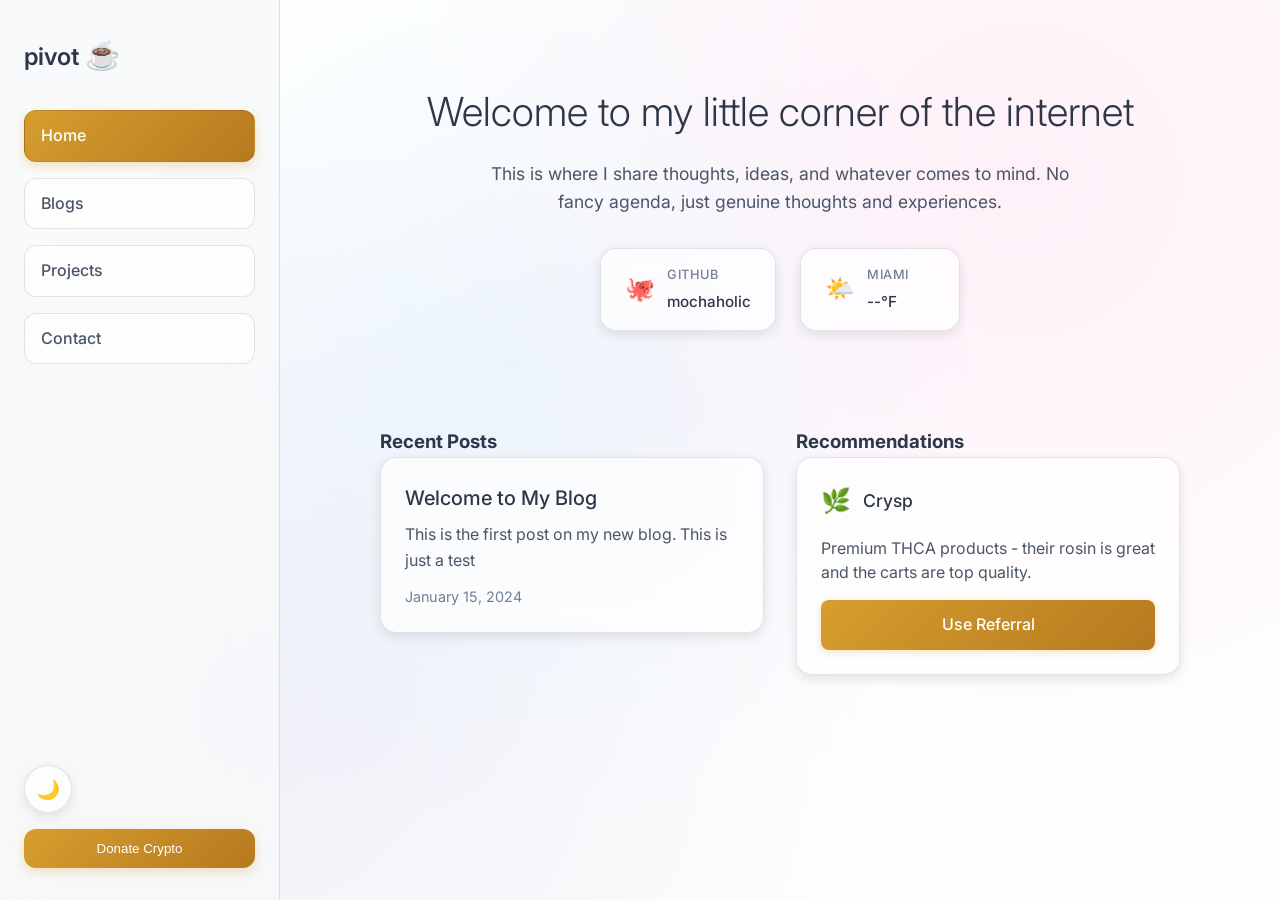
<file: index.html>
<!DOCTYPE html>
<html lang="en">
<head>
    <meta charset="UTF-8">
    <meta name="viewport" content="width=device-width, initial-scale=1.0">
    <title>pivot ☕</title>
    <link rel="stylesheet" href="styles/main.css">
    <link rel="preconnect" href="https://fonts.googleapis.com">
    <link rel="preconnect" href="https://fonts.gstatic.com" crossorigin>
    <link href="https://fonts.googleapis.com/css2?family=Inter:wght@300;400;500;600&display=swap" rel="stylesheet">
</head>
<body>
    <div class="container">
        <!-- Sidebar -->
        <aside class="sidebar">
            <div class="sidebar-content">
                <div class="logo">
                    <h1>pivot <span class="coffee">☕</span></h1>
                </div>
                
                <nav class="nav">
                    <a href="index.html" class="nav-link active" data-page="home">Home</a>
                    <a href="blogs.html" class="nav-link" data-page="blogs">Blogs</a>
                    <a href="projects.html" class="nav-link" data-page="projects">Projects</a>
                    <a href="contact.html" class="nav-link" data-page="contact">Contact</a>
                </nav>

                <div class="theme-toggle">
                    <button id="theme-toggle" class="theme-btn" aria-label="Toggle theme">
                        <span class="theme-icon">🌙</span>
                    </button>
                </div>

                <div class="crypto-donate">
                    <button class="donate-btn" id="donate-btn">Donate Crypto</button>
                </div>
            </div>
        </aside>

        <!-- Main Content -->
        <main class="main-content">
            <div class="content-wrapper">
                <!-- Home Page -->
                <section id="home-page" class="page active">
                    <div class="hero">
                        <h2>Welcome to my little corner of the internet</h2>
                        <p>This is where I share thoughts, ideas, and whatever comes to mind. No fancy agenda, just genuine thoughts and experiences.</p>
                        
                        <div class="hero-widgets">
                            <div class="widget github-widget">
                                <a href="https://github.com/mochaholic" target="_blank" rel="noopener">
                                    <div class="widget-icon">🐙</div>
                                    <div class="widget-content">
                                        <span class="widget-label">GitHub</span>
                                        <span class="widget-value">mochaholic</span>
                                    </div>
                                </a>
                            </div>
                            
                            <div class="widget weather-widget" id="weather-widget">
                                <div class="widget-icon">🌤️</div>
                                <div class="widget-content">
                                    <span class="widget-label">Miami</span>
                                    <span class="widget-value" id="weather-temp">--°F</span>
                                </div>
                            </div>
                            
                        </div>
                    </div>
                    
                    <div class="home-sections">
                        <div class="recent-posts">
                            <h3>Recent Posts</h3>
                            <div id="recent-posts-list" class="posts-list">
                                <!-- Posts will be loaded here -->
                            </div>
                        </div>
                        
                        <div class="referrals-section">
                            <h3>Recommendations</h3>
                            <div id="referral-widget" class="referral-widget">
                                <!-- Referral content will be loaded here -->
                            </div>
                        </div>
                    </div>
                </section>

                <!-- Blogs Page -->
                <section id="blogs-page" class="page">
                    <div class="page-header">
                        <h2>All Posts</h2>
                        <p>Everything I've written, in chronological order</p>
                    </div>
                    <div id="all-posts-list" class="posts-list">
                        <!-- All posts will be loaded here -->
                    </div>
                </section>

                <!-- Contact Page -->
                <section id="contact-page" class="page">
                    <div class="page-header">
                        <h2>Get in Touch</h2>
                        <p>Feel free to reach out if you want to chat</p>
                    </div>
                    
                    <div class="contact-content">
                        <div class="contact-info">
                            <p>I'm always open to interesting conversations and new connections.</p>
                            <p>Drop me a message if you'd like to discuss anything or just say hello!</p>
                        </div>
                        
                        <div class="contact-methods">
                            <div class="contact-method">
                                <h4>Email</h4>
                                <p>your-email@example.com</p>
                            </div>
                        </div>
                    </div>
                </section>

                <!-- Blog Post Page -->
                <section id="post-page" class="page">
                    <div class="post-header">
                        <a href="blogs.html" class="back-link">← Back to posts</a>
                        <h1 id="post-title"></h1>
                        <div class="post-meta">
                            <span id="post-date"></span>
                        </div>
                    </div>
                    <article id="post-content" class="post-content">
                        <!-- Post content will be loaded here -->
                    </article>
                    
                    <div class="post-referral">
                        <h3>Recommendation</h3>
                        <div id="post-referral-widget" class="referral-widget">
                            <!-- Post-specific referral will be loaded here -->
                        </div>
                    </div>
                </section>
            </div>
        </main>
    </div>

    <!-- Crypto Donation Modal -->
    <div id="crypto-modal" class="modal">
        <div class="modal-content">
            <div class="modal-header">
                <h3>Support with Crypto</h3>
                <button class="close-btn" id="close-modal">&times;</button>
            </div>
            <div class="modal-body">
                <p>If you enjoy my content and want to support me, here are my crypto addresses:</p>
                
                <div class="crypto-options">
                    <div class="crypto-option">
                        <h4>Monero</h4>
                        <div class="crypto-address">
                            <code id="xmr">841ie9n4JR5ZfaomktCzQ4Uo8PM9GhRguXHCr68BiDUYMAAeEynbi9T8mbEUB7CsiuHq4RZksLAEZ5WLW5PASyoQEYhsKaD</code>
                            <button class="copy-btn" data-address="xmr">Copy</button>
                        </div>
                    </div>
                    
                    <div class="crypto-option">
                        <h4>Bitcoin</h4>
                        <div class="crypto-address">
                            <code id="btc">33ZMRd6WNgqNoaHX8igLWdAUJjJnMfhAck</code>
                            <button class="copy-btn" data-address="btc">Copy</button>
                        </div>
                    </div>

                    <div class="crypto-option">
                        <h4>Solana</h4>
                        <div class="crypto-address">
                            <code id="sol">1c6N6hfJfkr2o72PmR5h536EVBBygGHQYTR1MVggAz6</code>
                            <button class="copy-btn" data-address="sol">Copy</button>
                        </div>
                    </div>

                    <div class="crypto-option">
                        <h4>USDT (ERC-20)</h4>
                        <div class="crypto-address">
                            <code id="usdt">0xe105aeed706ea706469f0e35769c5c827fdb0400</code>
                            <button class="copy-btn" data-address="usdt">Copy</button>
                        </div>
                    </div>
                    
                    <div class="crypto-option">
                        <h4>Zcash</h4>
                        <div class="crypto-address">
                            <code id="zcash">t1PTDxxb37iZBvQv5ErvXw4aE9ex5Z91UYH</code>
                            <button class="copy-btn" data-address="zcash">Copy</button>
                        </div>
                    </div>

                    <div class="crypto-option">
                        <h4>TON</h4>
                        <div class="crypto-address">
                            <code id="ton">UQDldSrU2lQy7rOHUdaaeTqEeAGDdAhQvj1P0YNESA_Jqjst</code>
                            <button class="copy-btn" data-address="ton">Copy</button>
                        </div>
                    </div>
                </div>
            </div>
        </div>
    </div>

    <script src="scripts/main.js"></script>
</body>
</html>
</file>
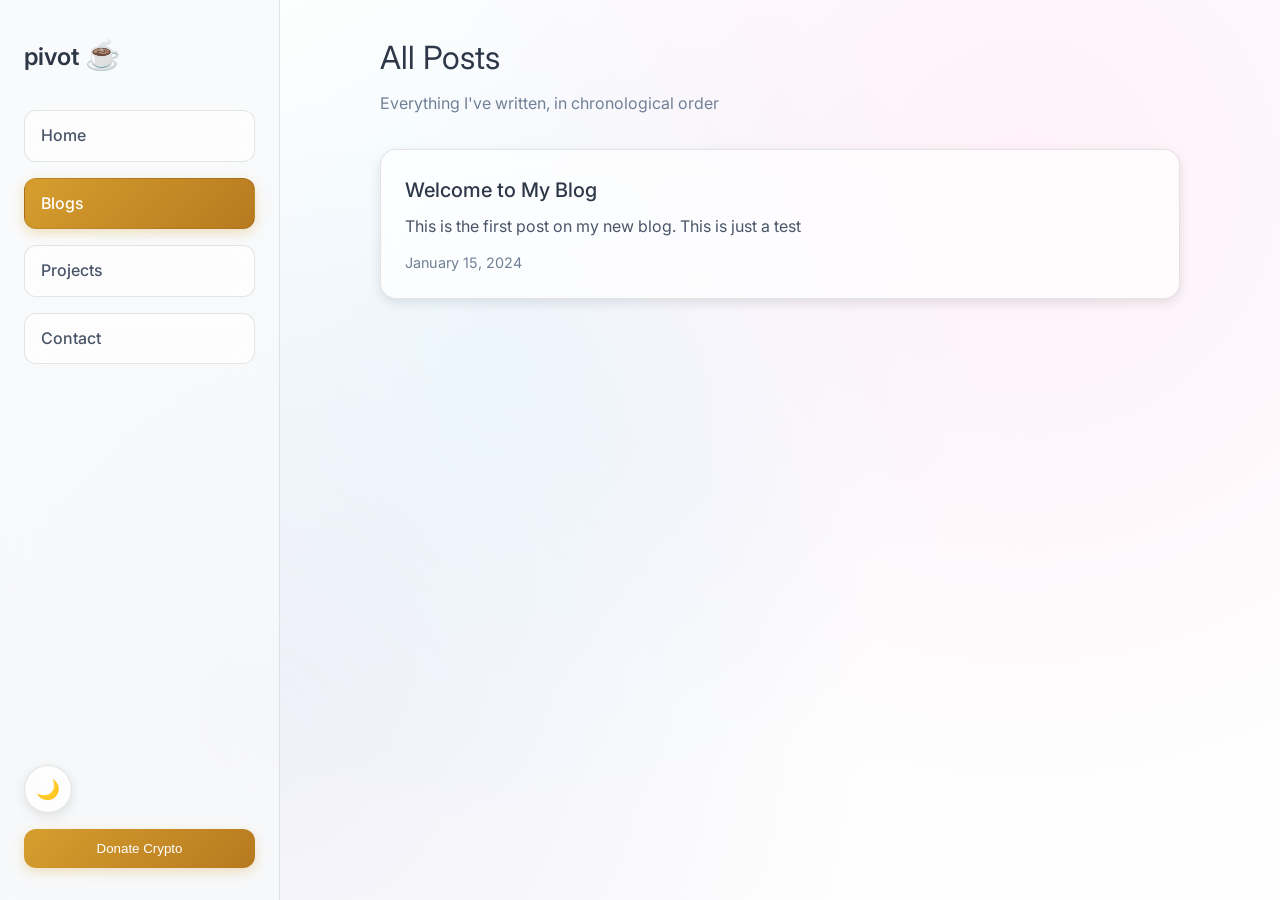
<file: blogs.html>
<!DOCTYPE html>
<html lang="en">
<head>
    <meta charset="UTF-8">
    <meta name="viewport" content="width=device-width, initial-scale=1.0">
    <title>Blogs - pivot ☕</title>
    <link rel="stylesheet" href="styles/main.css">
    <link rel="preconnect" href="https://fonts.googleapis.com">
    <link rel="preconnect" href="https://fonts.gstatic.com" crossorigin>
    <link href="https://fonts.googleapis.com/css2?family=Inter:wght@300;400;500;600&display=swap" rel="stylesheet">
</head>
<body>
    <div class="container">
        <!-- Sidebar -->
        <aside class="sidebar">
            <div class="sidebar-content">
                <div class="logo">
                    <h1>pivot <span class="coffee">☕</span></h1>
                </div>
                
                <nav class="nav">
                    <a href="index.html" class="nav-link" data-page="home">Home</a>
                    <a href="blogs.html" class="nav-link active" data-page="blogs">Blogs</a>
                    <a href="projects.html" class="nav-link" data-page="projects">Projects</a>
                    <a href="contact.html" class="nav-link" data-page="contact">Contact</a>
                </nav>

                <div class="theme-toggle">
                    <button id="theme-toggle" class="theme-btn" aria-label="Toggle theme">
                        <span class="theme-icon">🌙</span>
                    </button>
                </div>

                <div class="crypto-donate">
                    <button class="donate-btn" id="donate-btn">Donate Crypto</button>
                </div>
            </div>
        </aside>

        <!-- Main Content -->
        <main class="main-content">
            <div class="content-wrapper">
                <!-- Blogs Page -->
                <section id="blogs-page" class="page active">
                    <div class="page-header">
                        <h2>All Posts</h2>
                        <p>Everything I've written, in chronological order</p>
                    </div>
                    <div id="all-posts-list" class="posts-list">
                        <!-- All posts will be loaded here -->
                    </div>
                </section>
            </div>
        </main>
    </div>

    <!-- Crypto Donation Modal -->
    <div id="crypto-modal" class="modal">
        <div class="modal-content">
            <div class="modal-header">
                <h3>Support with Crypto</h3>
                <button class="close-btn" id="close-modal">&times;</button>
            </div>
            <div class="modal-body">
                <p>If you enjoy my content and want to support me, here are my crypto addresses:</p>
                
                <div class="crypto-options">
                    <div class="crypto-option">
                        <h4>Monero</h4>
                        <div class="crypto-address">
                            <code id="xmr">841ie9n4JR5ZfaomktCzQ4Uo8PM9GhRguXHCr68BiDUYMAAeEynbi9T8mbEUB7CsiuHq4RZksLAEZ5WLW5PASyoQEYhsKaD</code>
                            <button class="copy-btn" data-address="xmr">Copy</button>
                        </div>
                    </div>
                    
                    <div class="crypto-option">
                        <h4>Bitcoin</h4>
                        <div class="crypto-address">
                            <code id="btc">33ZMRd6WNgqNoaHX8igLWdAUJjJnMfhAck</code>
                            <button class="copy-btn" data-address="btc">Copy</button>
                        </div>
                    </div>

                    <div class="crypto-option">
                        <h4>Solana</h4>
                        <div class="crypto-address">
                            <code id="sol">1c6N6hfJfkr2o72PmR5h536EVBBygGHQYTR1MVggAz6</code>
                            <button class="copy-btn" data-address="sol">Copy</button>
                        </div>
                    </div>

                    <div class="crypto-option">
                        <h4>USDT (ERC-20)</h4>
                        <div class="crypto-address">
                            <code id="usdt">0xe105aeed706ea706469f0e35769c5c827fdb0400</code>
                            <button class="copy-btn" data-address="usdt">Copy</button>
                        </div>
                    </div>
                    
                    <div class="crypto-option">
                        <h4>Zcash</h4>
                        <div class="crypto-address">
                            <code id="zcash">t1PTDxxb37iZBvQv5ErvXw4aE9ex5Z91UYH</code>
                            <button class="copy-btn" data-address="zcash">Copy</button>
                        </div>
                    </div>

                    <div class="crypto-option">
                        <h4>TON</h4>
                        <div class="crypto-address">
                            <code id="ton">UQDldSrU2lQy7rOHUdaaeTqEeAGDdAhQvj1P0YNESA_Jqjst</code>
                            <button class="copy-btn" data-address="ton">Copy</button>
                        </div>
                    </div>
                </div>
            </div>
        </div>
    </div>

    <script src="scripts/main.js"></script>
</body>
</html>
</file>
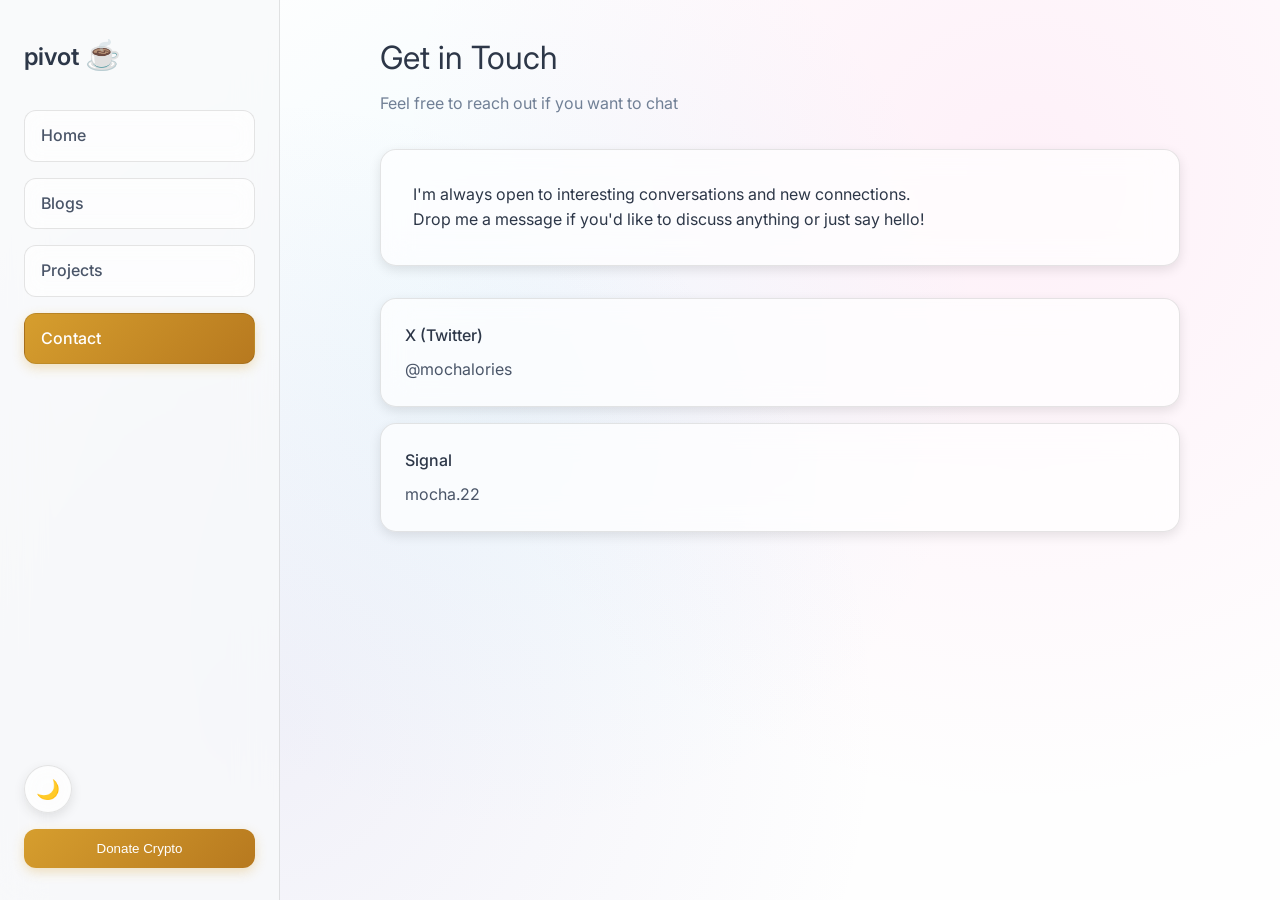
<file: contact.html>
<!DOCTYPE html>
<html lang="en">
<head>
    <meta charset="UTF-8">
    <meta name="viewport" content="width=device-width, initial-scale=1.0">
    <title>Contact - pivot ☕</title>
    <link rel="stylesheet" href="styles/main.css">
    <link rel="preconnect" href="https://fonts.googleapis.com">
    <link rel="preconnect" href="https://fonts.gstatic.com" crossorigin>
    <link href="https://fonts.googleapis.com/css2?family=Inter:wght@300;400;500;600&display=swap" rel="stylesheet">
</head>
<body>
    <div class="container">
        <!-- Sidebar -->
        <aside class="sidebar">
            <div class="sidebar-content">
                <div class="logo">
                    <h1>pivot <span class="coffee">☕</span></h1>
                </div>
                
                <nav class="nav">
                    <a href="index.html" class="nav-link" data-page="home">Home</a>
                    <a href="blogs.html" class="nav-link" data-page="blogs">Blogs</a>
                    <a href="projects.html" class="nav-link" data-page="projects">Projects</a>
                    <a href="contact.html" class="nav-link active" data-page="contact">Contact</a>
                </nav>

                <div class="theme-toggle">
                    <button id="theme-toggle" class="theme-btn" aria-label="Toggle theme">
                        <span class="theme-icon">🌙</span>
                    </button>
                </div>

                <div class="crypto-donate">
                    <button class="donate-btn" id="donate-btn">Donate Crypto</button>
                </div>
            </div>
        </aside>

        <!-- Main Content -->
        <main class="main-content">
            <div class="content-wrapper">
                <!-- Contact Page -->
                <section id="contact-page" class="page active">
                    <div class="page-header">
                        <h2>Get in Touch</h2>
                        <p>Feel free to reach out if you want to chat</p>
                    </div>
                    
                    <div class="contact-content">
                        <div class="contact-info">
                            <p>I'm always open to interesting conversations and new connections.</p>
                            <p>Drop me a message if you'd like to discuss anything or just say hello!</p>
                        </div>
                        
                        <div class="contact-methods">
                            <div class="contact-method">
                                <h4>X (Twitter)</h4>
                                <p>@mochalories</p>
                            </div>
                            
                            <div class="contact-method">
                                <h4>Signal</h4>
                                <p>mocha.22</p>
                            </div>
                        </div>
                    </div>
                </section>
            </div>
        </main>
    </div>

    <!-- Crypto Donation Modal -->
    <div id="crypto-modal" class="modal">
        <div class="modal-content">
            <div class="modal-header">
                <h3>Support with Crypto</h3>
                <button class="close-btn" id="close-modal">&times;</button>
            </div>
            <div class="modal-body">
                <p>If you enjoy my content and want to support me, here are my crypto addresses:</p>
                
                <div class="crypto-options">
                    <div class="crypto-option">
                        <h4>Monero</h4>
                        <div class="crypto-address">
                            <code id="xmr">841ie9n4JR5ZfaomktCzQ4Uo8PM9GhRguXHCr68BiDUYMAAeEynbi9T8mbEUB7CsiuHq4RZksLAEZ5WLW5PASyoQEYhsKaD</code>
                            <button class="copy-btn" data-address="xmr">Copy</button>
                        </div>
                    </div>
                    
                    <div class="crypto-option">
                        <h4>Bitcoin</h4>
                        <div class="crypto-address">
                            <code id="btc">33ZMRd6WNgqNoaHX8igLWdAUJjJnMfhAck</code>
                            <button class="copy-btn" data-address="btc">Copy</button>
                        </div>
                    </div>

                    <div class="crypto-option">
                        <h4>Solana</h4>
                        <div class="crypto-address">
                            <code id="sol">1c6N6hfJfkr2o72PmR5h536EVBBygGHQYTR1MVggAz6</code>
                            <button class="copy-btn" data-address="sol">Copy</button>
                        </div>
                    </div>

                    <div class="crypto-option">
                        <h4>USDT (ERC-20)</h4>
                        <div class="crypto-address">
                            <code id="usdt">0xe105aeed706ea706469f0e35769c5c827fdb0400</code>
                            <button class="copy-btn" data-address="usdt">Copy</button>
                        </div>
                    </div>
                    
                    <div class="crypto-option">
                        <h4>Zcash</h4>
                        <div class="crypto-address">
                            <code id="zcash">t1PTDxxb37iZBvQv5ErvXw4aE9ex5Z91UYH</code>
                            <button class="copy-btn" data-address="zcash">Copy</button>
                        </div>
                    </div>

                    <div class="crypto-option">
                        <h4>TON</h4>
                        <div class="crypto-address">
                            <code id="ton">UQDldSrU2lQy7rOHUdaaeTqEeAGDdAhQvj1P0YNESA_Jqjst</code>
                            <button class="copy-btn" data-address="ton">Copy</button>
                        </div>
                    </div>
                    
                </div>
            </div>
        </div>
    </div>

    <script src="scripts/main.js"></script>
</body>
</html>
</file>
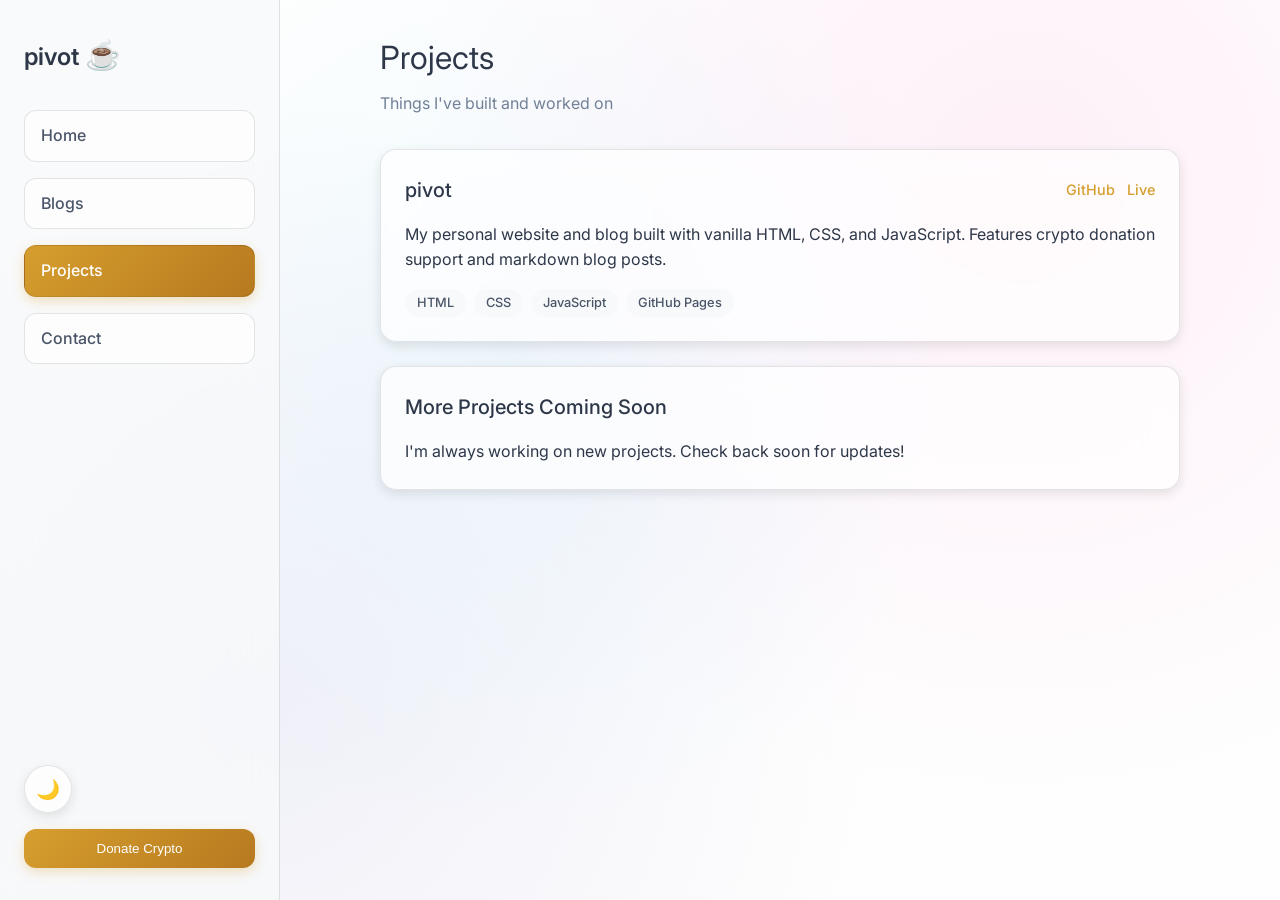
<file: projects.html>
<!DOCTYPE html>
<html lang="en">
<head>
    <meta charset="UTF-8">
    <meta name="viewport" content="width=device-width, initial-scale=1.0">
    <title>Projects - pivot ☕</title>
    <link rel="stylesheet" href="styles/main.css">
    <link rel="preconnect" href="https://fonts.googleapis.com">
    <link rel="preconnect" href="https://fonts.gstatic.com" crossorigin>
    <link href="https://fonts.googleapis.com/css2?family=Inter:wght@300;400;500;600&display=swap" rel="stylesheet">
</head>
<body>
    <div class="container">
        <!-- Sidebar -->
        <aside class="sidebar">
            <div class="sidebar-content">
                <div class="logo">
                    <h1>pivot <span class="coffee">☕</span></h1>
                </div>
                
                <nav class="nav">
                    <a href="index.html" class="nav-link" data-page="home">Home</a>
                    <a href="blogs.html" class="nav-link" data-page="blogs">Blogs</a>
                    <a href="projects.html" class="nav-link active" data-page="projects">Projects</a>
                    <a href="contact.html" class="nav-link" data-page="contact">Contact</a>
                </nav>

                <div class="theme-toggle">
                    <button id="theme-toggle" class="theme-btn" aria-label="Toggle theme">
                        <span class="theme-icon">🌙</span>
                    </button>
                </div>

                <div class="crypto-donate">
                    <button class="donate-btn" id="donate-btn">Donate Crypto</button>
                </div>
            </div>
        </aside>

        <!-- Main Content -->
        <main class="main-content">
            <div class="content-wrapper">
                <!-- Projects Page -->
                <section id="projects-page" class="page active">
                    <div class="page-header">
                        <h2>Projects</h2>
                        <p>Things I've built and worked on</p>
                    </div>
                    
                    <div class="projects-grid">
                        <div class="project-card">
                            <div class="project-header">
                                <h3>pivot</h3>
                                <div class="project-links">
                                    <a href="https://github.com/mochaholic/mochaholic.github.io" target="_blank" rel="noopener">GitHub</a>
                                    <a href="https://mochaholic.github.io" target="_blank" rel="noopener">Live</a>
                                </div>
                            </div>
                            <p>My personal website and blog built with vanilla HTML, CSS, and JavaScript. Features crypto donation support and markdown blog posts.</p>
                            <div class="project-tech">
                                <span class="tech-tag">HTML</span>
                                <span class="tech-tag">CSS</span>
                                <span class="tech-tag">JavaScript</span>
                                <span class="tech-tag">GitHub Pages</span>
                            </div>
                        </div>
                        
                        <div class="project-card">
                            <div class="project-header">
                                <h3>More Projects Coming Soon</h3>
                            </div>
                            <p>I'm always working on new projects. Check back soon for updates!</p>
                        </div>
                    </div>
                </section>
            </div>
        </main>
    </div>

    <!-- Crypto Donation Modal -->
    <div id="crypto-modal" class="modal">
        <div class="modal-content">
            <div class="modal-header">
                <h3>Support with Crypto</h3>
                <button class="close-btn" id="close-modal">&times;</button>
            </div>
            <div class="modal-body">
                <p>If you enjoy my content and want to support me, here are my crypto addresses:</p>
                
                <div class="crypto-options">
                    <div class="crypto-option">
                        <h4>Monero</h4>
                        <div class="crypto-address">
                            <code id="xmr">841ie9n4JR5ZfaomktCzQ4Uo8PM9GhRguXHCr68BiDUYMAAeEynbi9T8mbEUB7CsiuHq4RZksLAEZ5WLW5PASyoQEYhsKaD</code>
                            <button class="copy-btn" data-address="xmr">Copy</button>
                        </div>
                    </div>
                    
                    <div class="crypto-option">
                        <h4>Bitcoin</h4>
                        <div class="crypto-address">
                            <code id="btc">33ZMRd6WNgqNoaHX8igLWdAUJjJnMfhAck</code>
                            <button class="copy-btn" data-address="btc">Copy</button>
                        </div>
                    </div>

                    <div class="crypto-option">
                        <h4>Solana</h4>
                        <div class="crypto-address">
                            <code id="sol">1c6N6hfJfkr2o72PmR5h536EVBBygGHQYTR1MVggAz6</code>
                            <button class="copy-btn" data-address="sol">Copy</button>
                        </div>
                    </div>

                    <div class="crypto-option">
                        <h4>USDT (ERC-20)</h4>
                        <div class="crypto-address">
                            <code id="usdt">0xe105aeed706ea706469f0e35769c5c827fdb0400</code>
                            <button class="copy-btn" data-address="usdt">Copy</button>
                        </div>
                    </div>
                    
                    <div class="crypto-option">
                        <h4>Zcash</h4>
                        <div class="crypto-address">
                            <code id="zcash">t1PTDxxb37iZBvQv5ErvXw4aE9ex5Z91UYH</code>
                            <button class="copy-btn" data-address="zcash">Copy</button>
                        </div>
                    </div>

                    <div class="crypto-option">
                        <h4>TON</h4>
                        <div class="crypto-address">
                            <code id="ton">UQDldSrU2lQy7rOHUdaaeTqEeAGDdAhQvj1P0YNESA_Jqjst</code>
                            <button class="copy-btn" data-address="ton">Copy</button>
                        </div>
                    </div>
                </div>
            </div>
        </div>
    </div>

    <script src="scripts/main.js"></script>
</body>
</html>
</file>
<file: styles/main.css>
/* CSS Variables for theming */
:root {
  /* Light theme - warm and soft */
  --bg-primary: #fefefe;
  --bg-secondary: #f8f9fa;
  --bg-glass: rgba(255, 255, 255, 0.7);
  --text-primary: #2d3748;
  --text-secondary: #4a5568;
  --text-muted: #718096;
  --accent: #d69e2e;
  --accent-hover: #b7791f;
  --border: rgba(0, 0, 0, 0.1);
  --shadow: rgba(0, 0, 0, 0.1);
  --sidebar-bg: rgba(248, 249, 250, 0.8);
}

[data-theme="dark"] {
  /* Dark theme - warm, not blue */
  --bg-primary: #1a1a1a;
  --bg-secondary: #2a2a2a;
  --bg-glass: rgba(42, 42, 42, 0.6);
  --text-primary: #f5f5f5;
  --text-secondary: #e0e0e0;
  --text-muted: #b0b0b0;
  --accent: #f6ad55;
  --accent-hover: #ed8936;
  --border: rgba(255, 255, 255, 0.08);
  --shadow: rgba(0, 0, 0, 0.4);
  --sidebar-bg: rgba(26, 26, 26, 0.7);
}

[data-theme="dark"] body {
  background-image: 
    radial-gradient(circle at 20% 80%, rgba(246, 173, 85, 0.08) 0%, transparent 50%),
    radial-gradient(circle at 80% 20%, rgba(237, 137, 54, 0.08) 0%, transparent 50%),
    radial-gradient(circle at 40% 40%, rgba(255, 193, 7, 0.05) 0%, transparent 50%);
}

/* Reset and base styles */
* {
  margin: 0;
  padding: 0;
  box-sizing: border-box;
}

body {
  font-family: 'Inter', -apple-system, BlinkMacSystemFont, 'Segoe UI', Roboto, sans-serif;
  background: var(--bg-primary);
  background-image: 
    radial-gradient(circle at 20% 80%, rgba(120, 119, 198, 0.1) 0%, transparent 50%),
    radial-gradient(circle at 80% 20%, rgba(255, 119, 198, 0.1) 0%, transparent 50%),
    radial-gradient(circle at 40% 40%, rgba(120, 219, 255, 0.1) 0%, transparent 50%);
  color: var(--text-primary);
  line-height: 1.6;
  transition: background-color 0.3s ease, color 0.3s ease;
  overflow-x: hidden;
  min-height: 100vh;
  opacity: 1;
  animation: fadeIn 0.2s ease-in;
}

@keyframes fadeIn {
  from { opacity: 0; }
  to { opacity: 1; }
}

/* Container and layout */
.container {
  display: flex;
  min-height: 100vh;
}

/* Sidebar */
.sidebar {
  width: 280px;
  background: var(--sidebar-bg);
  backdrop-filter: blur(20px);
  -webkit-backdrop-filter: blur(20px);
  border-right: 1px solid var(--border);
  position: fixed;
  height: 100vh;
  left: 0;
  top: 0;
  z-index: 100;
  transition: all 0.3s ease;
}

.sidebar-content {
  padding: 2rem 1.5rem;
  height: 100%;
  display: flex;
  flex-direction: column;
}

.logo h1 {
  font-size: 1.5rem;
  font-weight: 600;
  margin-bottom: 2rem;
  color: var(--text-primary);
}

.coffee {
  font-size: 1.2em;
}

/* Navigation */
.nav {
  flex: 1;
  display: flex;
  flex-direction: column;
  gap: 0.5rem;
}

.nav-link {
  display: block;
  padding: 0.75rem 1rem;
  text-decoration: none;
  color: var(--text-secondary);
  border-radius: 12px;
  transition: all 0.2s ease;
  font-weight: 500;
  background: var(--bg-glass);
  backdrop-filter: blur(10px);
  -webkit-backdrop-filter: blur(10px);
  border: 1px solid var(--border);
  margin-bottom: 0.5rem;
}

.nav-link:hover {
  background: var(--bg-secondary);
  color: var(--text-primary);
  transform: translateX(4px);
  box-shadow: 0 4px 12px var(--shadow);
}

.nav-link.active {
  background: linear-gradient(135deg, var(--accent), var(--accent-hover));
  color: white;
  box-shadow: 0 4px 12px rgba(214, 158, 46, 0.3);
}

/* Theme toggle */
.theme-toggle {
  margin: 1rem 0;
}

.theme-btn {
  background: var(--bg-glass);
  border: 1px solid var(--border);
  border-radius: 50%;
  width: 48px;
  height: 48px;
  display: flex;
  align-items: center;
  justify-content: center;
  cursor: pointer;
  transition: all 0.2s ease;
  backdrop-filter: blur(15px);
  -webkit-backdrop-filter: blur(15px);
  box-shadow: 0 4px 12px var(--shadow);
}

.theme-btn:hover {
  transform: scale(1.1);
  box-shadow: 0 4px 12px var(--shadow);
}

.theme-icon {
  font-size: 1.2rem;
  transition: transform 0.3s ease;
}

/* Crypto donate button */
.crypto-donate {
  margin-top: auto;
}

.donate-btn {
  width: 100%;
  padding: 0.75rem;
  background: linear-gradient(135deg, var(--accent), var(--accent-hover));
  color: white;
  border: none;
  border-radius: 12px;
  font-weight: 500;
  cursor: pointer;
  transition: all 0.2s ease;
  backdrop-filter: blur(10px);
  -webkit-backdrop-filter: blur(10px);
  box-shadow: 0 4px 12px rgba(214, 158, 46, 0.3);
}

.donate-btn:hover {
  transform: translateY(-2px);
  box-shadow: 0 4px 12px var(--shadow);
}

/* Main content */
.main-content {
  flex: 1;
  margin-left: 280px;
  padding: 2rem;
  min-height: 100vh;
}

.content-wrapper {
  max-width: 800px;
  margin: 0 auto;
}

/* Pages */
.page {
  display: none;
  animation: fadeIn 0.3s ease;
}

.page.active {
  display: block;
}

@keyframes fadeIn {
  from { opacity: 0; transform: translateY(10px); }
  to { opacity: 1; transform: translateY(0); }
}

/* Hero section */
.hero {
  text-align: center;
  padding: 3rem 0;
  margin-bottom: 3rem;
}

.hero h2 {
  font-size: 2.5rem;
  font-weight: 300;
  margin-bottom: 1rem;
  color: var(--text-primary);
}

.hero p {
  font-size: 1.1rem;
  color: var(--text-secondary);
  max-width: 600px;
  margin: 0 auto 2rem auto;
}

/* Hero widgets */
.hero-widgets {
  display: flex;
  justify-content: center;
  gap: 1.5rem;
  flex-wrap: wrap;
  margin-top: 2rem;
}

.widget {
  background: var(--bg-glass);
  backdrop-filter: blur(15px);
  -webkit-backdrop-filter: blur(15px);
  border: 1px solid var(--border);
  border-radius: 16px;
  padding: 1rem 1.5rem;
  display: flex;
  align-items: center;
  gap: 0.75rem;
  transition: all 0.2s ease;
  box-shadow: 0 4px 12px var(--shadow);
  min-width: 160px;
}

.widget:hover {
  transform: translateY(-2px);
  box-shadow: 0 8px 25px var(--shadow);
}

.widget-icon {
  font-size: 1.5rem;
  flex-shrink: 0;
}

.widget-content {
  display: flex;
  flex-direction: column;
  align-items: flex-start;
}

.widget-label {
  font-size: 0.8rem;
  color: var(--text-muted);
  font-weight: 500;
  text-transform: uppercase;
  letter-spacing: 0.5px;
}

.widget-value {
  font-size: 0.95rem;
  color: var(--text-primary);
  font-weight: 500;
  margin-top: 0.25rem;
}

.github-widget a {
  text-decoration: none;
  color: inherit;
  display: flex;
  align-items: center;
  gap: 0.75rem;
  width: 100%;
}

.github-widget:hover {
  background: var(--bg-secondary);
}

.weather-widget {
  cursor: default;
}

/* Home sections */
.home-sections {
  display: grid;
  grid-template-columns: 1fr 1fr;
  gap: 2rem;
  margin-top: 2rem;
}

/* Referral widget */
.referrals-section {
  margin-top: 0;
}

.referral-widget {
  background: var(--bg-glass);
  backdrop-filter: blur(15px);
  -webkit-backdrop-filter: blur(15px);
  border: 1px solid var(--border);
  border-radius: 16px;
  padding: 1.5rem;
  box-shadow: 0 4px 12px var(--shadow);
  transition: all 0.3s ease;
  animation: fadeIn 0.5s ease;
}

.referral-content {
  display: flex;
  flex-direction: column;
  gap: 1rem;
}

.referral-header {
  display: flex;
  align-items: center;
  gap: 0.75rem;
}

.referral-icon {
  font-size: 1.5rem;
}

.referral-header h4 {
  font-size: 1.1rem;
  font-weight: 500;
  color: var(--text-primary);
  margin: 0;
}

.referral-description {
  color: var(--text-secondary);
  line-height: 1.5;
  margin: 0;
}

.referral-actions {
  display: flex;
  flex-direction: column;
  gap: 0.75rem;
}

.referral-link {
  background: linear-gradient(135deg, var(--accent), var(--accent-hover));
  color: white;
  text-decoration: none;
  padding: 0.75rem 1rem;
  border-radius: 8px;
  text-align: center;
  font-weight: 500;
  transition: all 0.2s ease;
  box-shadow: 0 2px 8px rgba(214, 158, 46, 0.3);
}

.referral-link:hover {
  transform: translateY(-1px);
  box-shadow: 0 4px 12px rgba(214, 158, 46, 0.4);
}

.referral-code {
  display: flex;
  align-items: center;
  gap: 0.5rem;
  background: var(--bg-secondary);
  padding: 0.5rem 0.75rem;
  border-radius: 8px;
  font-size: 0.9rem;
}

.code-label {
  color: var(--text-muted);
  font-weight: 500;
}

.code-value {
  background: var(--bg-primary);
  padding: 0.25rem 0.5rem;
  border-radius: 4px;
  font-family: 'Monaco', 'Menlo', monospace;
  color: var(--text-primary);
  flex: 1;
}

.copy-code-btn {
  background: none;
  border: none;
  cursor: pointer;
  font-size: 1rem;
  padding: 0.25rem;
  border-radius: 4px;
  transition: background 0.2s ease;
}

.copy-code-btn:hover {
  background: var(--bg-primary);
}

/* Post referral */
.post-referral {
  margin-top: 2rem;
}

.post-referral h3 {
  font-size: 1.25rem;
  font-weight: 500;
  margin-bottom: 1rem;
  color: var(--text-primary);
}

.referral-error {
  background: var(--bg-glass);
  backdrop-filter: blur(15px);
  -webkit-backdrop-filter: blur(15px);
  border: 1px solid var(--border);
  border-radius: 16px;
  padding: 1.5rem;
  text-align: center;
  color: var(--text-muted);
  box-shadow: 0 4px 12px var(--shadow);
}



/* Projects page */
.projects-grid {
  display: grid;
  gap: 1.5rem;
}

.project-card {
  background: var(--bg-glass);
  backdrop-filter: blur(15px);
  -webkit-backdrop-filter: blur(15px);
  border: 1px solid var(--border);
  border-radius: 16px;
  padding: 1.5rem;
  transition: all 0.2s ease;
  box-shadow: 0 4px 12px var(--shadow);
}

.project-card:hover {
  transform: translateY(-2px);
  box-shadow: 0 8px 25px var(--shadow);
}

.project-header {
  display: flex;
  justify-content: space-between;
  align-items: center;
  margin-bottom: 1rem;
}

.project-header h3 {
  font-size: 1.25rem;
  font-weight: 500;
  color: var(--text-primary);
}

.project-links {
  display: flex;
  gap: 0.75rem;
}

.project-links a {
  color: var(--accent);
  text-decoration: none;
  font-size: 0.9rem;
  font-weight: 500;
  transition: color 0.2s ease;
}

.project-links a:hover {
  color: var(--accent-hover);
}

.project-tech {
  display: flex;
  flex-wrap: wrap;
  gap: 0.5rem;
  margin-top: 1rem;
}

.tech-tag {
  background: var(--bg-secondary);
  color: var(--text-secondary);
  padding: 0.25rem 0.75rem;
  border-radius: 20px;
  font-size: 0.8rem;
  font-weight: 500;
}


/* Responsive widgets */
@media (max-width: 768px) {
  .hero-widgets {
    flex-direction: column;
    align-items: center;
  }
  
  .widget {
    width: 100%;
    max-width: 280px;
    justify-content: center;
  }
  
  .home-sections {
    grid-template-columns: 1fr;
  }
  
  .project-header {
    flex-direction: column;
    align-items: flex-start;
    gap: 0.5rem;
  }
}

/* Page headers */
.page-header {
  margin-bottom: 2rem;
}

.page-header h2 {
  font-size: 2rem;
  font-weight: 400;
  margin-bottom: 0.5rem;
}

.page-header p {
  color: var(--text-muted);
}

/* Posts list */
.posts-list {
  display: flex;
  flex-direction: column;
  gap: 1.5rem;
}

.post-card {
  background: var(--bg-glass);
  backdrop-filter: blur(15px);
  -webkit-backdrop-filter: blur(15px);
  border: 1px solid var(--border);
  border-radius: 16px;
  padding: 1.5rem;
  transition: all 0.2s ease;
  cursor: pointer;
  box-shadow: 0 4px 12px var(--shadow);
}

.post-card:hover {
  transform: translateY(-2px);
  box-shadow: 0 8px 25px var(--shadow);
}

.post-card h3 {
  font-size: 1.25rem;
  font-weight: 500;
  margin-bottom: 0.5rem;
  color: var(--text-primary);
}

.post-card p {
  color: var(--text-secondary);
  margin-bottom: 0.75rem;
}

.post-meta {
  font-size: 0.9rem;
  color: var(--text-muted);
}

/* Post page */
.post-header {
  margin-bottom: 2rem;
}

.back-link {
  color: var(--accent);
  text-decoration: none;
  font-weight: 500;
  margin-bottom: 1rem;
  display: inline-block;
  transition: color 0.2s ease;
}

.back-link:hover {
  color: var(--accent-hover);
}

.post-header h1 {
  font-size: 2.5rem;
  font-weight: 400;
  margin-bottom: 0.5rem;
  line-height: 1.2;
}

.post-content {
  background: var(--bg-glass);
  backdrop-filter: blur(15px);
  -webkit-backdrop-filter: blur(15px);
  border: 1px solid var(--border);
  border-radius: 16px;
  padding: 2rem;
  line-height: 1.7;
  box-shadow: 0 4px 12px var(--shadow);
}

.post-content h1,
.post-content h2,
.post-content h3,
.post-content h4,
.post-content h5,
.post-content h6 {
  margin: 1.5rem 0 1rem 0;
  color: var(--text-primary);
}

.post-content h1 { font-size: 2rem; }
.post-content h2 { font-size: 1.75rem; }
.post-content h3 { font-size: 1.5rem; }

.post-content p {
  margin-bottom: 1rem;
  color: var(--text-secondary);
}

.post-content code {
  background: var(--bg-secondary);
  padding: 0.2rem 0.4rem;
  border-radius: 4px;
  font-family: 'Monaco', 'Menlo', monospace;
  font-size: 0.9em;
}

.post-content pre {
  background: var(--bg-secondary);
  padding: 1rem;
  border-radius: 8px;
  overflow-x: auto;
  margin: 1rem 0;
}

.post-content pre code {
  background: none;
  padding: 0;
}

.post-content blockquote {
  border-left: 4px solid var(--accent);
  padding-left: 1rem;
  margin: 1rem 0;
  color: var(--text-muted);
  font-style: italic;
}

.post-content ul,
.post-content ol {
  margin: 1rem 0;
  padding-left: 2rem;
}

.post-content li {
  margin-bottom: 0.5rem;
}

/* Contact page */
.contact-content {
  display: grid;
  gap: 2rem;
}

.contact-info {
  background: var(--bg-glass);
  backdrop-filter: blur(15px);
  -webkit-backdrop-filter: blur(15px);
  border: 1px solid var(--border);
  border-radius: 16px;
  padding: 2rem;
  box-shadow: 0 4px 12px var(--shadow);
}

.contact-methods {
  display: grid;
  gap: 1rem;
}

.contact-method {
  background: var(--bg-glass);
  backdrop-filter: blur(15px);
  -webkit-backdrop-filter: blur(15px);
  border: 1px solid var(--border);
  border-radius: 16px;
  padding: 1.5rem;
  box-shadow: 0 4px 12px var(--shadow);
}

.contact-method h4 {
  font-weight: 500;
  margin-bottom: 0.5rem;
  color: var(--text-primary);
}

.contact-method p {
  color: var(--text-secondary);
}

/* Modal */
.modal {
  display: none;
  position: fixed;
  top: 0;
  left: 0;
  width: 100%;
  height: 100%;
  background: rgba(0, 0, 0, 0.5);
  backdrop-filter: blur(5px);
  -webkit-backdrop-filter: blur(5px);
  z-index: 1000;
  animation: fadeIn 0.3s ease;
}

.modal.active {
  display: flex;
  align-items: center;
  justify-content: center;
}

.modal-content {
  background: var(--bg-glass);
  backdrop-filter: blur(25px);
  -webkit-backdrop-filter: blur(25px);
  border: 1px solid var(--border);
  border-radius: 20px;
  max-width: 500px;
  width: 90%;
  max-height: 80vh;
  overflow-y: auto;
  animation: slideUp 0.3s ease;
  box-shadow: 0 20px 40px var(--shadow);
}

@keyframes slideUp {
  from { transform: translateY(20px); opacity: 0; }
  to { transform: translateY(0); opacity: 1; }
}

.modal-header {
  display: flex;
  justify-content: space-between;
  align-items: center;
  padding: 1.5rem;
  border-bottom: 1px solid var(--border);
}

.modal-header h3 {
  font-weight: 500;
  color: var(--text-primary);
}

.close-btn {
  background: none;
  border: none;
  font-size: 1.5rem;
  cursor: pointer;
  color: var(--text-muted);
  transition: color 0.2s ease;
}

.close-btn:hover {
  color: var(--text-primary);
}

.modal-body {
  padding: 1.5rem;
}

.crypto-options {
  display: flex;
  flex-direction: column;
  gap: 1rem;
  margin-top: 1rem;
}

.crypto-option {
  background: var(--bg-glass);
  backdrop-filter: blur(10px);
  -webkit-backdrop-filter: blur(10px);
  border: 1px solid var(--border);
  border-radius: 12px;
  padding: 1rem;
  box-shadow: 0 2px 8px var(--shadow);
}

.crypto-option h4 {
  font-weight: 500;
  margin-bottom: 0.5rem;
  color: var(--text-primary);
}

.crypto-address {
  display: flex;
  gap: 0.5rem;
  align-items: center;
}

.crypto-address code {
  flex: 1;
  background: var(--bg-primary);
  padding: 0.5rem;
  border-radius: 4px;
  font-size: 0.9rem;
  word-break: break-all;
}

.copy-btn {
  background: linear-gradient(135deg, var(--accent), var(--accent-hover));
  color: white;
  border: none;
  padding: 0.5rem 1rem;
  border-radius: 8px;
  cursor: pointer;
  font-size: 0.9rem;
  transition: all 0.2s ease;
  backdrop-filter: blur(10px);
  -webkit-backdrop-filter: blur(10px);
  box-shadow: 0 2px 8px rgba(214, 158, 46, 0.3);
}

.copy-btn:hover {
  background: var(--accent-hover);
  transform: translateY(-1px);
  box-shadow: 0 4px 12px rgba(214, 158, 46, 0.4);
}

/* Responsive design */
@media (max-width: 768px) {
  .sidebar {
    transform: translateX(-100%);
    width: 100%;
  }
  
  .sidebar.open {
    transform: translateX(0);
  }
  
  .main-content {
    margin-left: 0;
    padding: 1rem;
  }
  
  .hero h2 {
    font-size: 2rem;
  }
  
  .post-header h1 {
    font-size: 2rem;
  }
  
  .modal-content {
    width: 95%;
    margin: 1rem;
  }
}

/* Mobile menu button (hidden by default, can be added later) */
.mobile-menu-btn {
  display: none;
  position: fixed;
  top: 1rem;
  left: 1rem;
  z-index: 1001;
  background: var(--bg-glass);
  backdrop-filter: blur(10px);
  -webkit-backdrop-filter: blur(10px);
  border: 1px solid var(--border);
  border-radius: 8px;
  padding: 0.5rem;
  cursor: pointer;
}

@media (max-width: 768px) {
  .mobile-menu-btn {
    display: block;
  }
}
</file>
